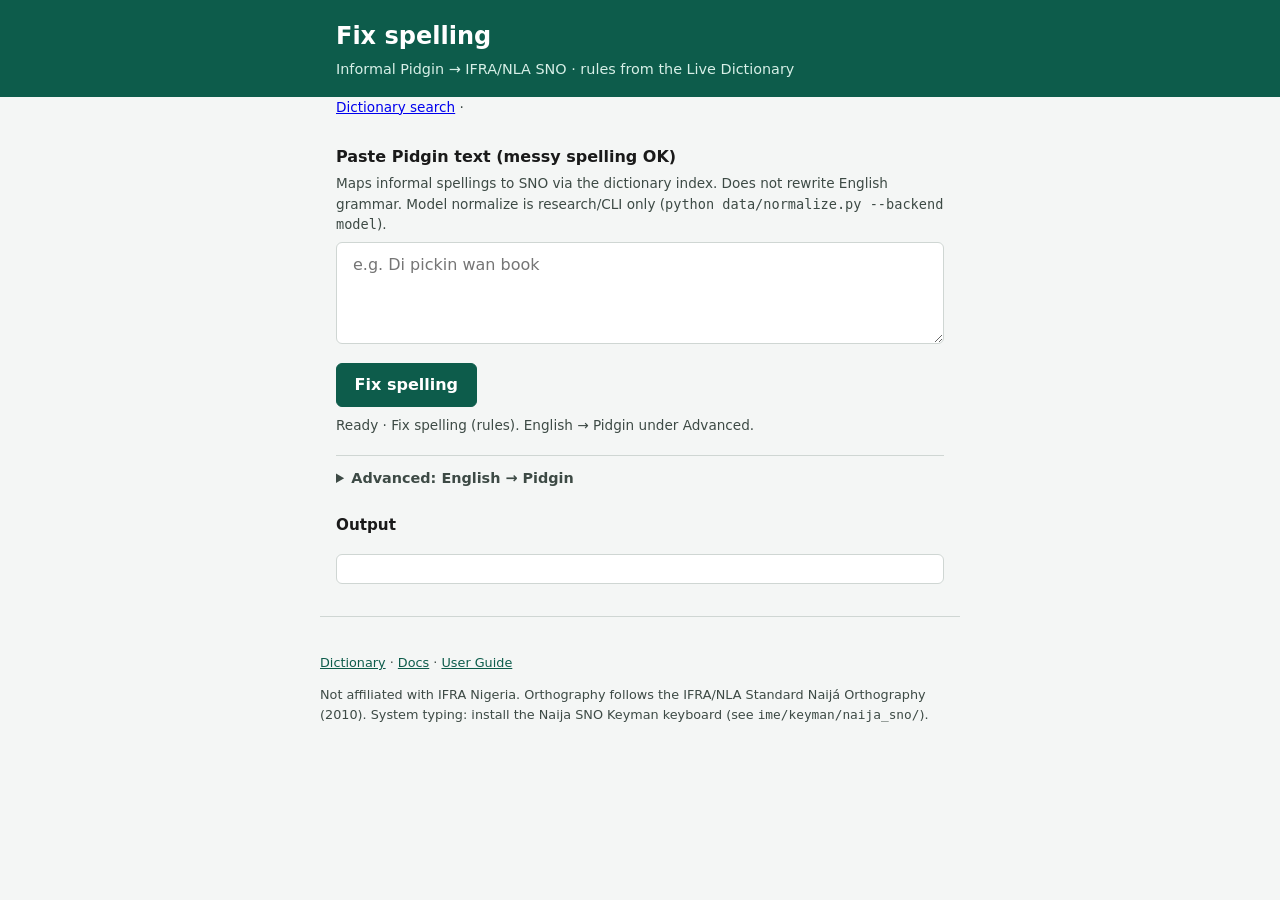
<file: index.html>
<!DOCTYPE html>
<html lang="en">
<head>
  <meta charset="utf-8">
  <meta http-equiv="refresh" content="0; url=web/normalize.html">
  <title>Naijá Live Dictionary</title>
  <link rel="canonical" href="web/normalize.html">
</head>
<body>
  <p>Redirecting to <a href="web/normalize.html">Fix spelling</a>…</p>
</body>
</html>
</file>
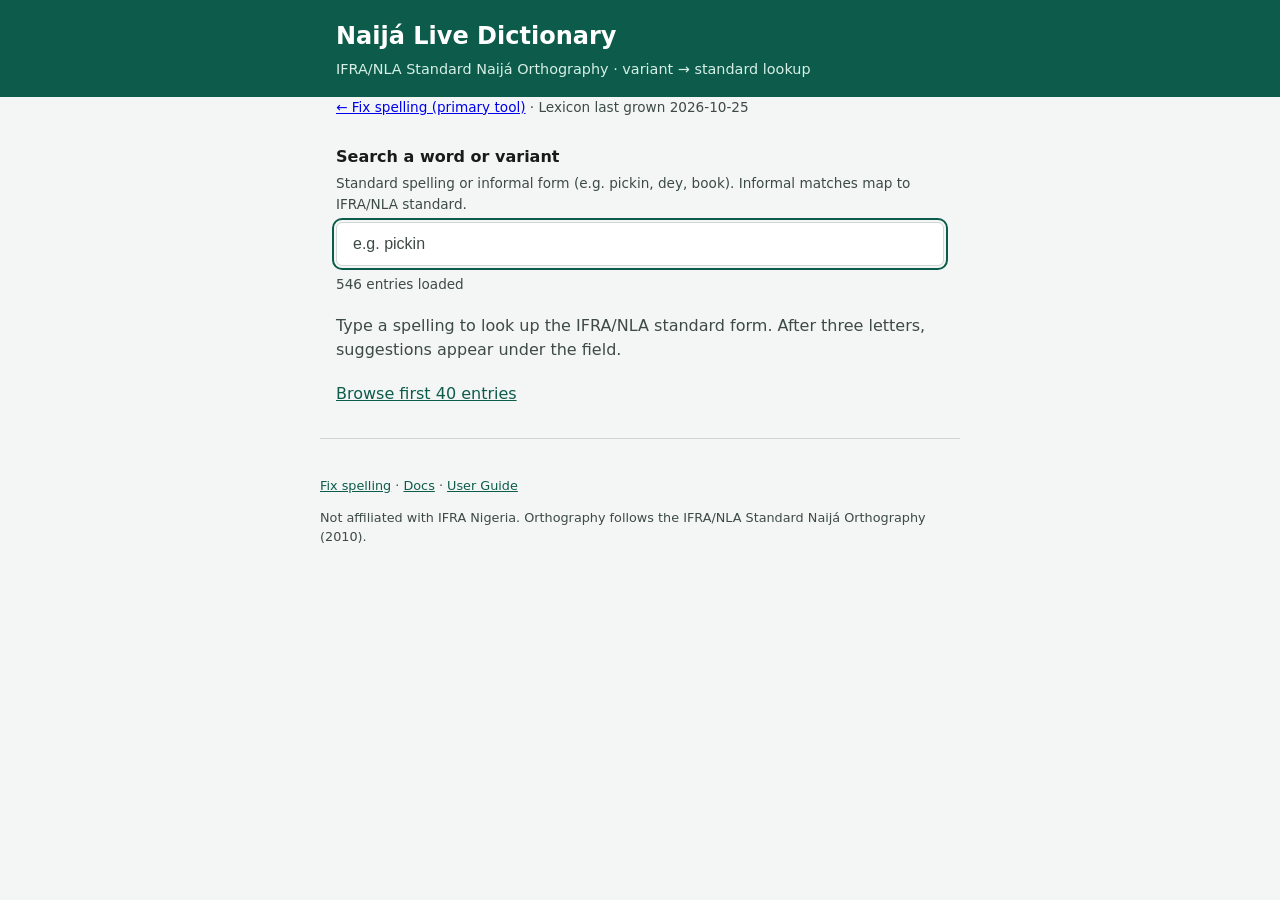
<file: web/index.html>
<!DOCTYPE html>
<html lang="en">
<head>
  <meta charset="utf-8">
  <meta name="viewport" content="width=device-width, initial-scale=1">
  <title>Naijá Live Dictionary — IFRA SNO</title>
  <link rel="stylesheet" href="style.css">
</head>
<body>
  <header class="header">
    <div class="wrap">
      <h1>Naijá Live Dictionary</h1>
      <p class="tagline">IFRA/NLA Standard Naijá Orthography · variant → standard lookup</p>
    </div>
  </header>

  <main class="wrap">
    <p class="field-hint">
      <a href="normalize.html">← Fix spelling (primary tool)</a>
      · <span id="last-grown"></span>
    </p>
    <section class="search-panel" aria-label="Search dictionary">
      <label for="q">Search a word or variant</label>
      <p id="q-hint" class="field-hint">Standard spelling or informal form (e.g. pickin, dey, book). Informal matches map to IFRA/NLA standard.</p>
      <input
        id="q"
        type="search"
        placeholder="e.g. pickin"
        autocomplete="off"
        autocorrect="off"
        spellcheck="false"
        aria-describedby="q-hint"
        aria-autocomplete="list"
        aria-controls="suggest"
        aria-expanded="false"
        autofocus
      >
      <ul id="suggest" class="suggest hidden" role="listbox" aria-label="Spelling suggestions"></ul>
      <p id="status" class="status" aria-live="polite"></p>
    </section>

    <section id="redirect" class="redirect hidden" aria-live="polite"></section>
    <section id="results" class="results" aria-label="Search results"></section>
  </main>

  <footer class="footer wrap">
    <p><a href="normalize.html">Fix spelling</a> · <a href="docs/">Docs</a> · <a href="docs/user/">User Guide</a></p>
    <p class="footer-note">Not affiliated with IFRA Nigeria. Orthography follows the IFRA/NLA Standard Naijá Orthography (2010).</p>
  </footer>

  <script src="app.js"></script>
</body>
</html>
</file>
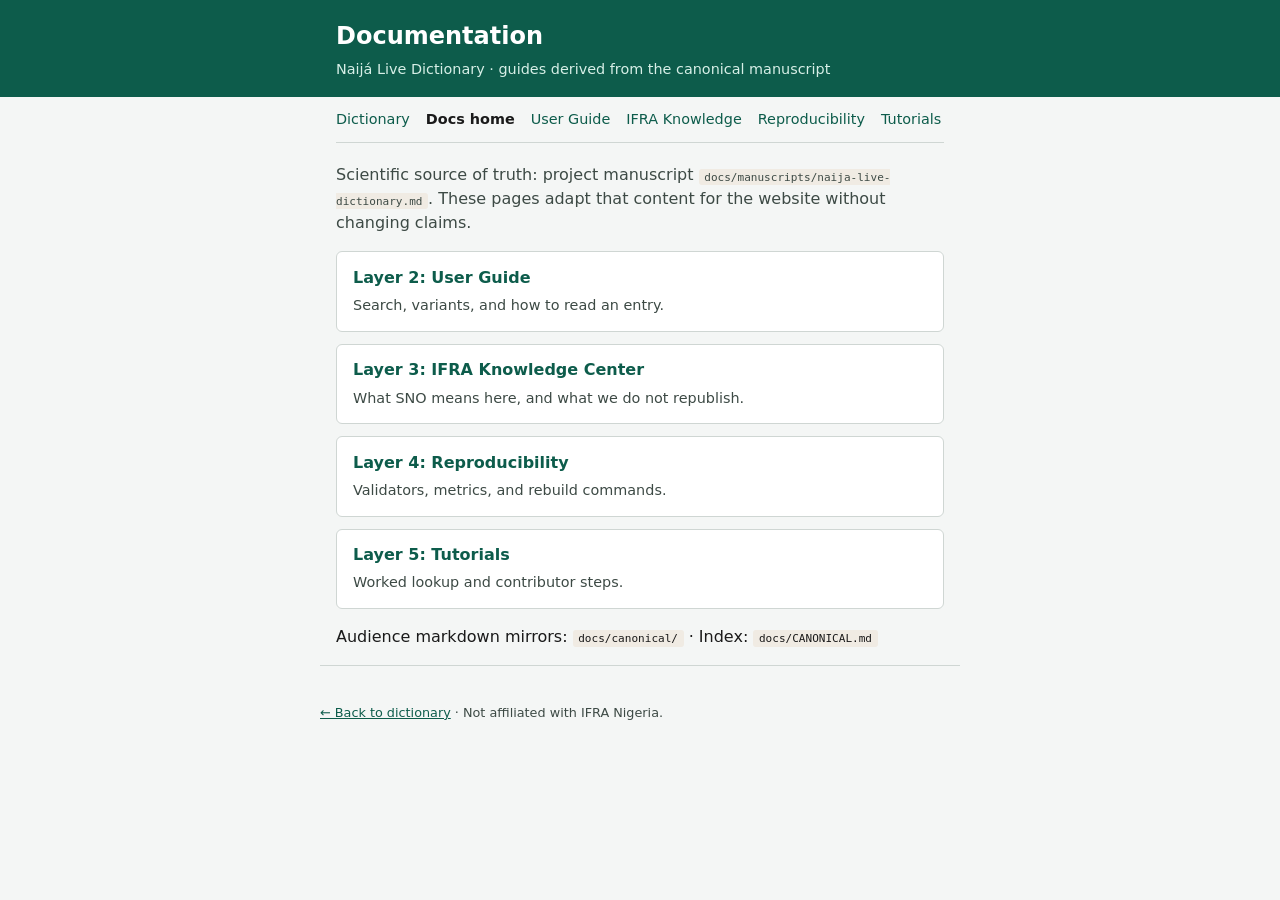
<file: web/docs/index.html>
<!DOCTYPE html>
<html lang="en">
<head>
  <meta charset="utf-8">
  <meta name="viewport" content="width=device-width, initial-scale=1">
  <title>Documentation: Naijá Live Dictionary</title>
  <link rel="stylesheet" href="../style.css">
  <link rel="stylesheet" href="docs.css">
</head>
<body>
  <header class="header">
    <div class="wrap">
      <h1>Documentation</h1>
      <p class="tagline">Naijá Live Dictionary · guides derived from the canonical manuscript</p>
    </div>
  </header>
  <main class="wrap docs-body">
    <nav class="docs-nav" aria-label="Documentation">
      <a href="../">Dictionary</a>
      <a href="./" aria-current="page">Docs home</a>
      <a href="user/">User Guide</a>
      <a href="ifra/">IFRA Knowledge</a>
      <a href="repro/">Reproducibility</a>
      <a href="tutorials/">Tutorials</a>
    </nav>
    <p class="lede">Scientific source of truth: project manuscript <code>docs/manuscripts/naija-live-dictionary.md</code>. These pages adapt that content for the website without changing claims.</p>
    <ul class="docs-card-list">
      <li><a href="user/"><strong>Layer 2: User Guide</strong><span>Search, variants, and how to read an entry.</span></a></li>
      <li><a href="ifra/"><strong>Layer 3: IFRA Knowledge Center</strong><span>What SNO means here, and what we do not republish.</span></a></li>
      <li><a href="repro/"><strong>Layer 4: Reproducibility</strong><span>Validators, metrics, and rebuild commands.</span></a></li>
      <li><a href="tutorials/"><strong>Layer 5: Tutorials</strong><span>Worked lookup and contributor steps.</span></a></li>
    </ul>
    <p>Audience markdown mirrors: <code>docs/canonical/</code> · Index: <code>docs/CANONICAL.md</code></p>
  </main>
  <footer class="footer wrap">
    <p><a href="../">← Back to dictionary</a> · Not affiliated with IFRA Nigeria.</p>
  </footer>
</body>
</html>
</file>
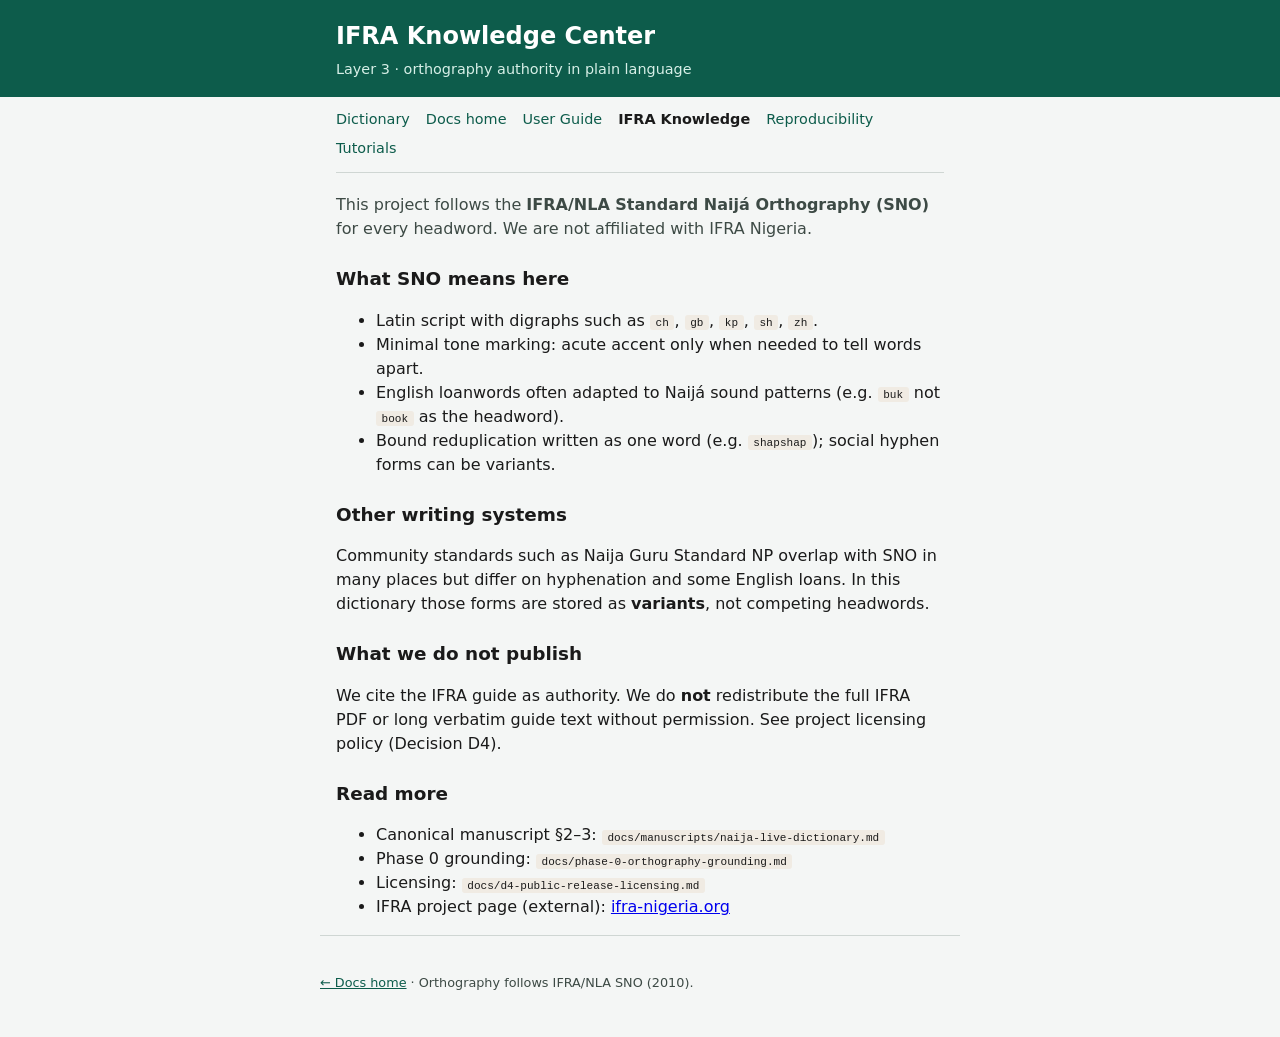
<file: web/docs/ifra/index.html>
<!DOCTYPE html>
<html lang="en">
<head>
  <meta charset="utf-8">
  <meta name="viewport" content="width=device-width, initial-scale=1">
  <title>IFRA Knowledge Center: Naijá Live Dictionary</title>
  <link rel="stylesheet" href="../../style.css">
  <link rel="stylesheet" href="../docs.css">
</head>
<body>
  <header class="header">
    <div class="wrap">
      <h1>IFRA Knowledge Center</h1>
      <p class="tagline">Layer 3 · orthography authority in plain language</p>
    </div>
  </header>
  <main class="wrap docs-body">
    <nav class="docs-nav" aria-label="Documentation">
      <a href="../../">Dictionary</a>
      <a href="../">Docs home</a>
      <a href="../user/">User Guide</a>
      <a href="./" aria-current="page">IFRA Knowledge</a>
      <a href="../repro/">Reproducibility</a>
      <a href="../tutorials/">Tutorials</a>
    </nav>

    <p class="lede">This project follows the <strong>IFRA/NLA Standard Naijá Orthography (SNO)</strong> for every headword. We are not affiliated with IFRA Nigeria.</p>

    <h2>What SNO means here</h2>
    <ul>
      <li>Latin script with digraphs such as <code>ch</code>, <code>gb</code>, <code>kp</code>, <code>sh</code>, <code>zh</code>.</li>
      <li>Minimal tone marking: acute accent only when needed to tell words apart.</li>
      <li>English loanwords often adapted to Naijá sound patterns (e.g. <code>buk</code> not <code>book</code> as the headword).</li>
      <li>Bound reduplication written as one word (e.g. <code>shapshap</code>); social hyphen forms can be variants.</li>
    </ul>

    <h2>Other writing systems</h2>
    <p>Community standards such as Naija Guru Standard NP overlap with SNO in many places but differ on hyphenation and some English loans. In this dictionary those forms are stored as <strong>variants</strong>, not competing headwords.</p>

    <h2>What we do not publish</h2>
    <p>We cite the IFRA guide as authority. We do <strong>not</strong> redistribute the full IFRA PDF or long verbatim guide text without permission. See project licensing policy (Decision D4).</p>

    <h2>Read more</h2>
    <ul>
      <li>Canonical manuscript §2–3: <code>docs/manuscripts/naija-live-dictionary.md</code></li>
      <li>Phase 0 grounding: <code>docs/phase-0-orthography-grounding.md</code></li>
      <li>Licensing: <code>docs/d4-public-release-licensing.md</code></li>
      <li>IFRA project page (external): <a href="https://ifra-nigeria.org/research/former-projects/89-guide-to-standard-naija-orthography-an-nla-harmonized-writing-system-for-common-naija-publications" rel="noopener">ifra-nigeria.org</a></li>
    </ul>
  </main>
  <footer class="footer wrap">
    <p><a href="../">← Docs home</a> · Orthography follows IFRA/NLA SNO (2010).</p>
  </footer>
</body>
</html>
</file>
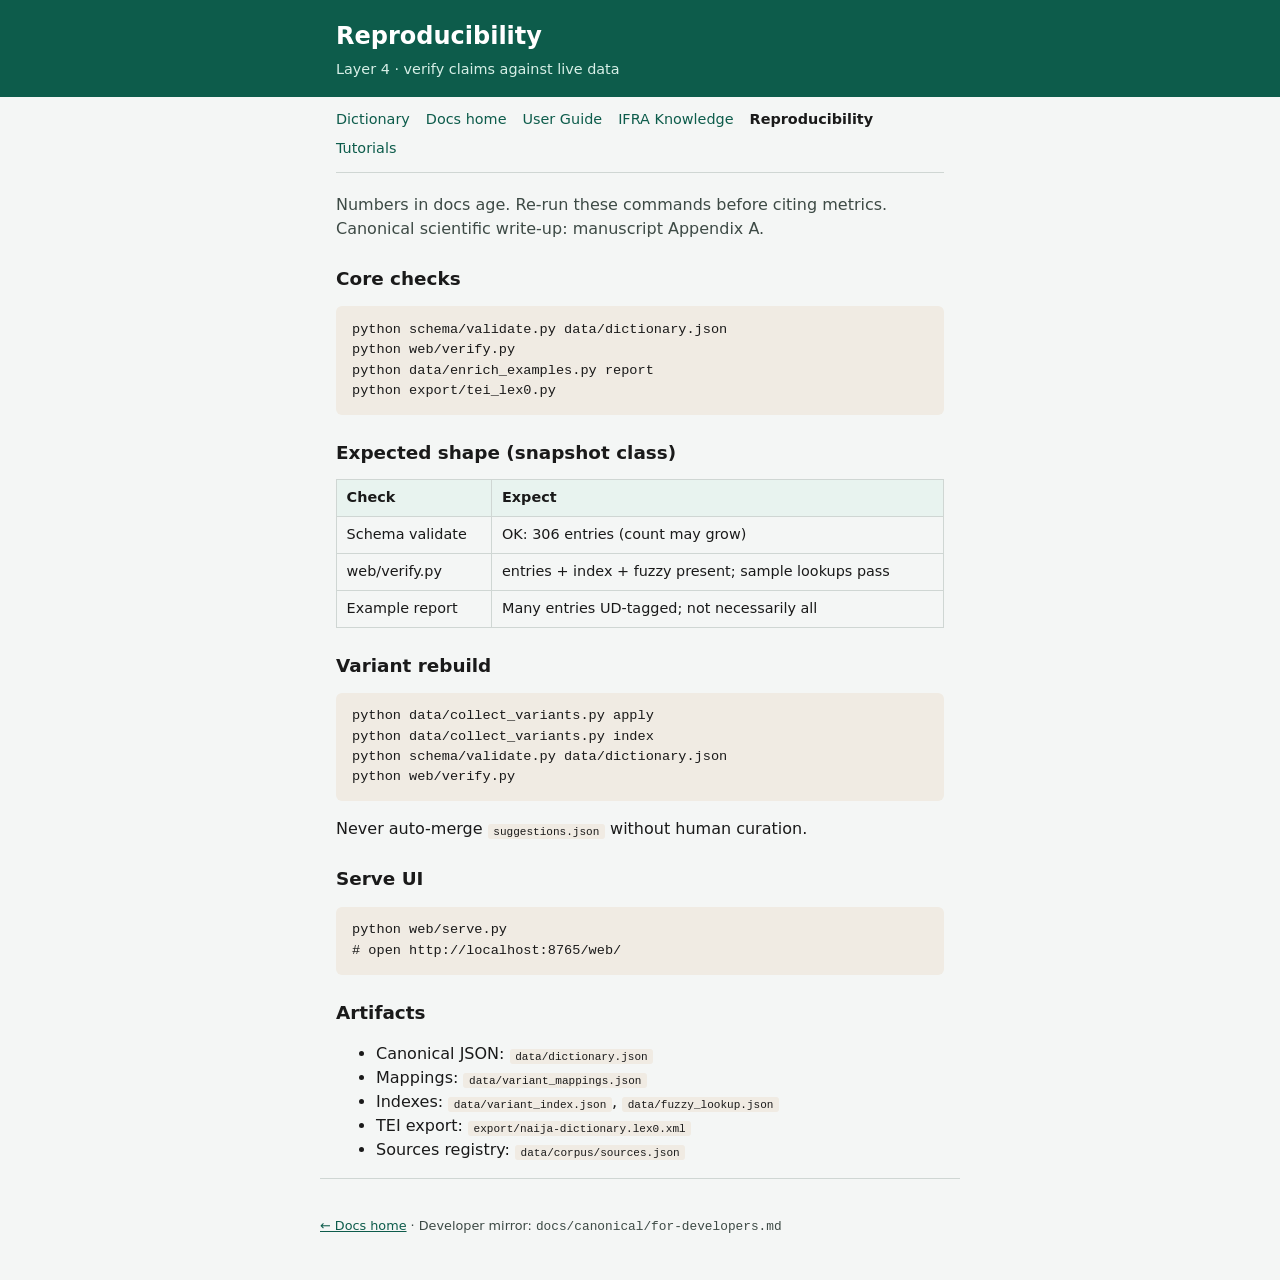
<file: web/docs/repro/index.html>
<!DOCTYPE html>
<html lang="en">
<head>
  <meta charset="utf-8">
  <meta name="viewport" content="width=device-width, initial-scale=1">
  <title>Reproducibility: Naijá Live Dictionary</title>
  <link rel="stylesheet" href="../../style.css">
  <link rel="stylesheet" href="../docs.css">
</head>
<body>
  <header class="header">
    <div class="wrap">
      <h1>Reproducibility</h1>
      <p class="tagline">Layer 4 · verify claims against live data</p>
    </div>
  </header>
  <main class="wrap docs-body">
    <nav class="docs-nav" aria-label="Documentation">
      <a href="../../">Dictionary</a>
      <a href="../">Docs home</a>
      <a href="../user/">User Guide</a>
      <a href="../ifra/">IFRA Knowledge</a>
      <a href="./" aria-current="page">Reproducibility</a>
      <a href="../tutorials/">Tutorials</a>
    </nav>

    <p class="lede">Numbers in docs age. Re-run these commands before citing metrics. Canonical scientific write-up: manuscript Appendix A.</p>

    <h2>Core checks</h2>
<pre>python schema/validate.py data/dictionary.json
python web/verify.py
python data/enrich_examples.py report
python export/tei_lex0.py</pre>

    <h2>Expected shape (snapshot class)</h2>
    <table>
      <thead><tr><th>Check</th><th>Expect</th></tr></thead>
      <tbody>
        <tr><td>Schema validate</td><td>OK: 306 entries (count may grow)</td></tr>
        <tr><td>web/verify.py</td><td>entries + index + fuzzy present; sample lookups pass</td></tr>
        <tr><td>Example report</td><td>Many entries UD-tagged; not necessarily all</td></tr>
      </tbody>
    </table>

    <h2>Variant rebuild</h2>
<pre>python data/collect_variants.py apply
python data/collect_variants.py index
python schema/validate.py data/dictionary.json
python web/verify.py</pre>
    <p>Never auto-merge <code>suggestions.json</code> without human curation.</p>

    <h2>Serve UI</h2>
<pre>python web/serve.py
# open http://localhost:8765/web/</pre>

    <h2>Artifacts</h2>
    <ul>
      <li>Canonical JSON: <code>data/dictionary.json</code></li>
      <li>Mappings: <code>data/variant_mappings.json</code></li>
      <li>Indexes: <code>data/variant_index.json</code>, <code>data/fuzzy_lookup.json</code></li>
      <li>TEI export: <code>export/naija-dictionary.lex0.xml</code></li>
      <li>Sources registry: <code>data/corpus/sources.json</code></li>
    </ul>
  </main>
  <footer class="footer wrap">
    <p><a href="../">← Docs home</a> · Developer mirror: <code>docs/canonical/for-developers.md</code></p>
  </footer>
</body>
</html>
</file>
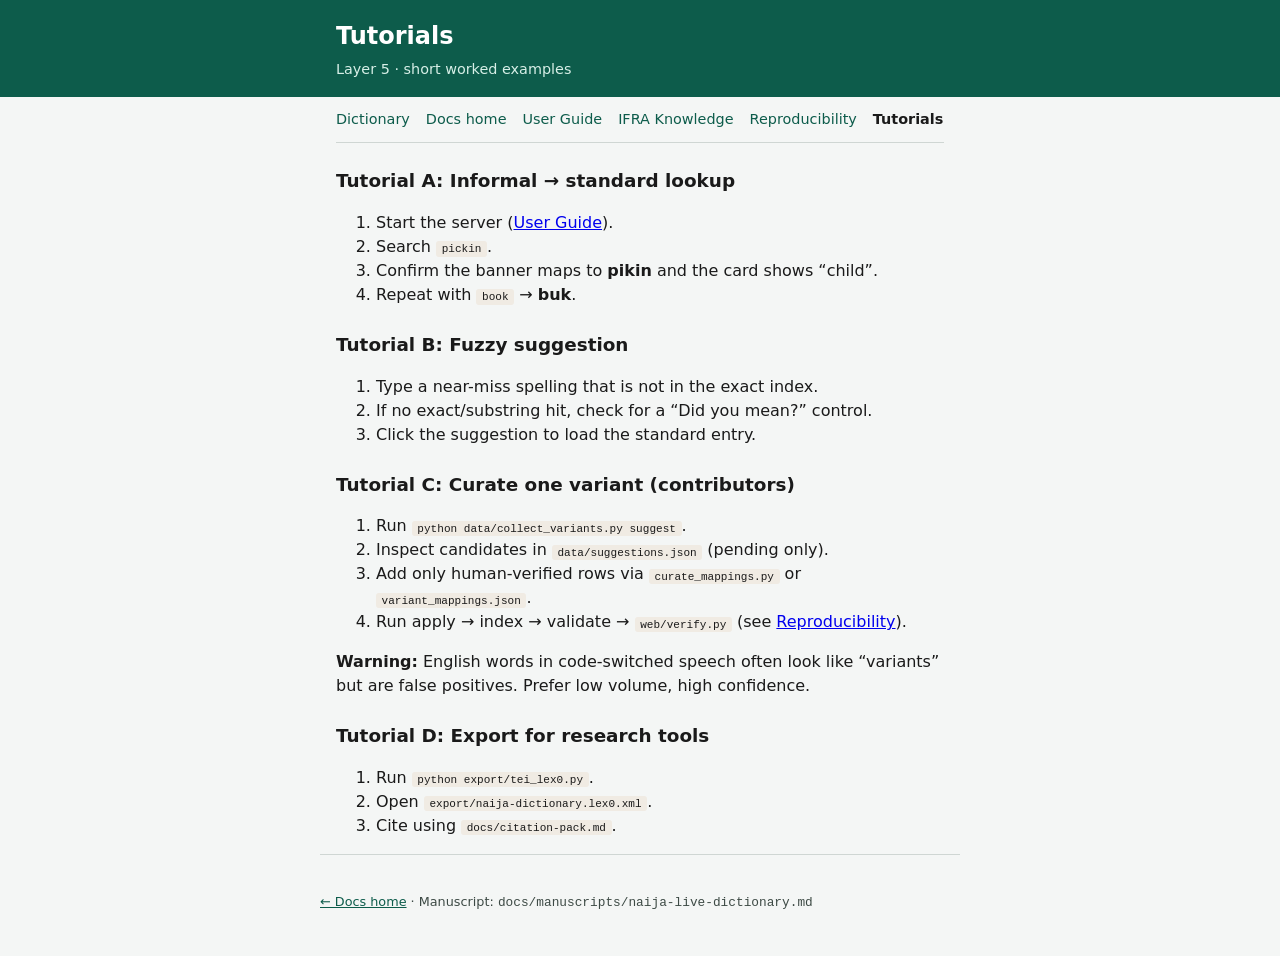
<file: web/docs/tutorials/index.html>
<!DOCTYPE html>
<html lang="en">
<head>
  <meta charset="utf-8">
  <meta name="viewport" content="width=device-width, initial-scale=1">
  <title>Tutorials: Naijá Live Dictionary</title>
  <link rel="stylesheet" href="../../style.css">
  <link rel="stylesheet" href="../docs.css">
</head>
<body>
  <header class="header">
    <div class="wrap">
      <h1>Tutorials</h1>
      <p class="tagline">Layer 5 · short worked examples</p>
    </div>
  </header>
  <main class="wrap docs-body">
    <nav class="docs-nav" aria-label="Documentation">
      <a href="../../">Dictionary</a>
      <a href="../">Docs home</a>
      <a href="../user/">User Guide</a>
      <a href="../ifra/">IFRA Knowledge</a>
      <a href="../repro/">Reproducibility</a>
      <a href="./" aria-current="page">Tutorials</a>
    </nav>

    <h2>Tutorial A: Informal → standard lookup</h2>
    <ol>
      <li>Start the server (<a href="../user/">User Guide</a>).</li>
      <li>Search <code>pickin</code>.</li>
      <li>Confirm the banner maps to <strong>pikin</strong> and the card shows “child”.</li>
      <li>Repeat with <code>book</code> → <strong>buk</strong>.</li>
    </ol>

    <h2>Tutorial B: Fuzzy suggestion</h2>
    <ol>
      <li>Type a near-miss spelling that is not in the exact index.</li>
      <li>If no exact/substring hit, check for a “Did you mean?” control.</li>
      <li>Click the suggestion to load the standard entry.</li>
    </ol>

    <h2>Tutorial C: Curate one variant (contributors)</h2>
    <ol>
      <li>Run <code>python data/collect_variants.py suggest</code>.</li>
      <li>Inspect candidates in <code>data/suggestions.json</code> (pending only).</li>
      <li>Add only human-verified rows via <code>curate_mappings.py</code> or <code>variant_mappings.json</code>.</li>
      <li>Run apply → index → validate → <code>web/verify.py</code> (see <a href="../repro/">Reproducibility</a>).</li>
    </ol>
    <p><strong>Warning:</strong> English words in code-switched speech often look like “variants” but are false positives. Prefer low volume, high confidence.</p>

    <h2>Tutorial D: Export for research tools</h2>
    <ol>
      <li>Run <code>python export/tei_lex0.py</code>.</li>
      <li>Open <code>export/naija-dictionary.lex0.xml</code>.</li>
      <li>Cite using <code>docs/citation-pack.md</code>.</li>
    </ol>
  </main>
  <footer class="footer wrap">
    <p><a href="../">← Docs home</a> · Manuscript: <code>docs/manuscripts/naija-live-dictionary.md</code></p>
  </footer>
</body>
</html>
</file>
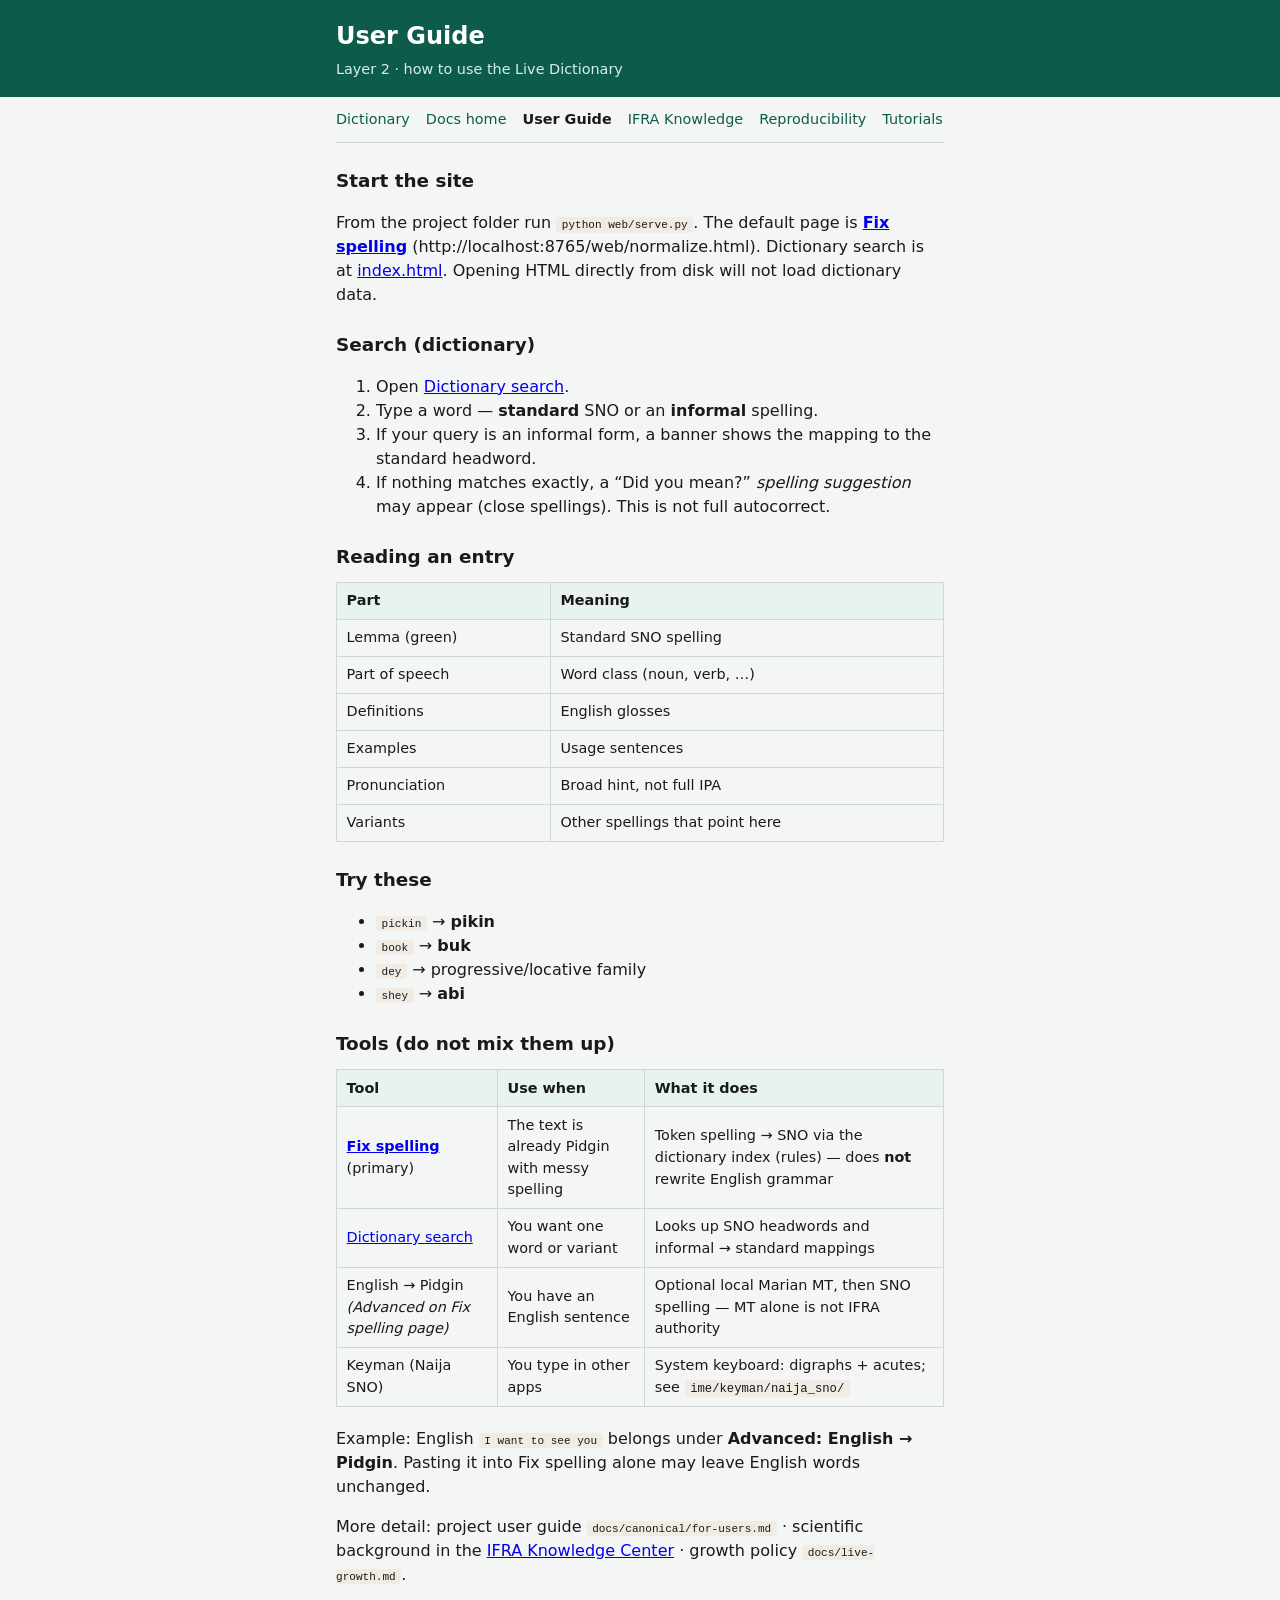
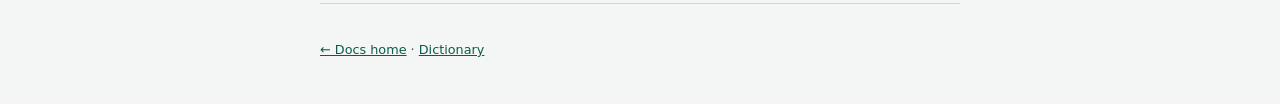
<file: web/docs/user/index.html>
<!DOCTYPE html>
<html lang="en">
<head>
  <meta charset="utf-8">
  <meta name="viewport" content="width=device-width, initial-scale=1">
  <title>User Guide: Naijá Live Dictionary</title>
  <link rel="stylesheet" href="../../style.css">
  <link rel="stylesheet" href="../docs.css">
</head>
<body>
  <header class="header">
    <div class="wrap">
      <h1>User Guide</h1>
      <p class="tagline">Layer 2 · how to use the Live Dictionary</p>
    </div>
  </header>
  <main class="wrap docs-body">
    <nav class="docs-nav" aria-label="Documentation">
      <a href="../../">Dictionary</a>
      <a href="../">Docs home</a>
      <a href="./" aria-current="page">User Guide</a>
      <a href="../ifra/">IFRA Knowledge</a>
      <a href="../repro/">Reproducibility</a>
      <a href="../tutorials/">Tutorials</a>
    </nav>

    <h2>Start the site</h2>
    <p>From the project folder run <code>python web/serve.py</code>. The default page is <a href="../../normalize.html"><strong>Fix spelling</strong></a> (http://localhost:8765/web/normalize.html). Dictionary search is at <a href="../../index.html">index.html</a>. Opening HTML directly from disk will not load dictionary data.</p>

    <h2>Search (dictionary)</h2>
    <ol>
      <li>Open <a href="../../index.html">Dictionary search</a>.</li>
      <li>Type a word — <strong>standard</strong> SNO or an <strong>informal</strong> spelling.</li>
      <li>If your query is an informal form, a banner shows the mapping to the standard headword.</li>
      <li>If nothing matches exactly, a “Did you mean?” <em>spelling suggestion</em> may appear (close spellings). This is not full autocorrect.</li>
    </ol>

    <h2>Reading an entry</h2>
    <table>
      <thead><tr><th>Part</th><th>Meaning</th></tr></thead>
      <tbody>
        <tr><td>Lemma (green)</td><td>Standard SNO spelling</td></tr>
        <tr><td>Part of speech</td><td>Word class (noun, verb, …)</td></tr>
        <tr><td>Definitions</td><td>English glosses</td></tr>
        <tr><td>Examples</td><td>Usage sentences</td></tr>
        <tr><td>Pronunciation</td><td>Broad hint, not full IPA</td></tr>
        <tr><td>Variants</td><td>Other spellings that point here</td></tr>
      </tbody>
    </table>

    <h2>Try these</h2>
    <ul>
      <li><code>pickin</code> → <strong>pikin</strong></li>
      <li><code>book</code> → <strong>buk</strong></li>
      <li><code>dey</code> → progressive/locative family</li>
      <li><code>shey</code> → <strong>abi</strong></li>
    </ul>

    <h2>Tools (do not mix them up)</h2>
    <table>
      <thead><tr><th>Tool</th><th>Use when</th><th>What it does</th></tr></thead>
      <tbody>
        <tr>
          <td><a href="../../normalize.html"><strong>Fix spelling</strong></a> (primary)</td>
          <td>The text is already Pidgin with messy spelling</td>
          <td>Token spelling → SNO via the dictionary index (rules) — does <strong>not</strong> rewrite English grammar</td>
        </tr>
        <tr>
          <td><a href="../../index.html">Dictionary search</a></td>
          <td>You want one word or variant</td>
          <td>Looks up SNO headwords and informal → standard mappings</td>
        </tr>
        <tr>
          <td>English → Pidgin <em>(Advanced on Fix spelling page)</em></td>
          <td>You have an English sentence</td>
          <td>Optional local Marian MT, then SNO spelling — MT alone is not IFRA authority</td>
        </tr>
        <tr>
          <td>Keyman (Naija SNO)</td>
          <td>You type in other apps</td>
          <td>System keyboard: digraphs + acutes; see <code>ime/keyman/naija_sno/</code></td>
        </tr>
      </tbody>
    </table>
    <p>Example: English <code>I want to see you</code> belongs under <strong>Advanced: English → Pidgin</strong>. Pasting it into Fix spelling alone may leave English words unchanged.</p>

    <p>More detail: project user guide <code>docs/canonical/for-users.md</code> · scientific background in the <a href="../ifra/">IFRA Knowledge Center</a> · growth policy <code>docs/live-growth.md</code>.</p>
  </main>
  <footer class="footer wrap">
    <p><a href="../">← Docs home</a> · <a href="../../">Dictionary</a></p>
  </footer>
</body>
</html>
</file>
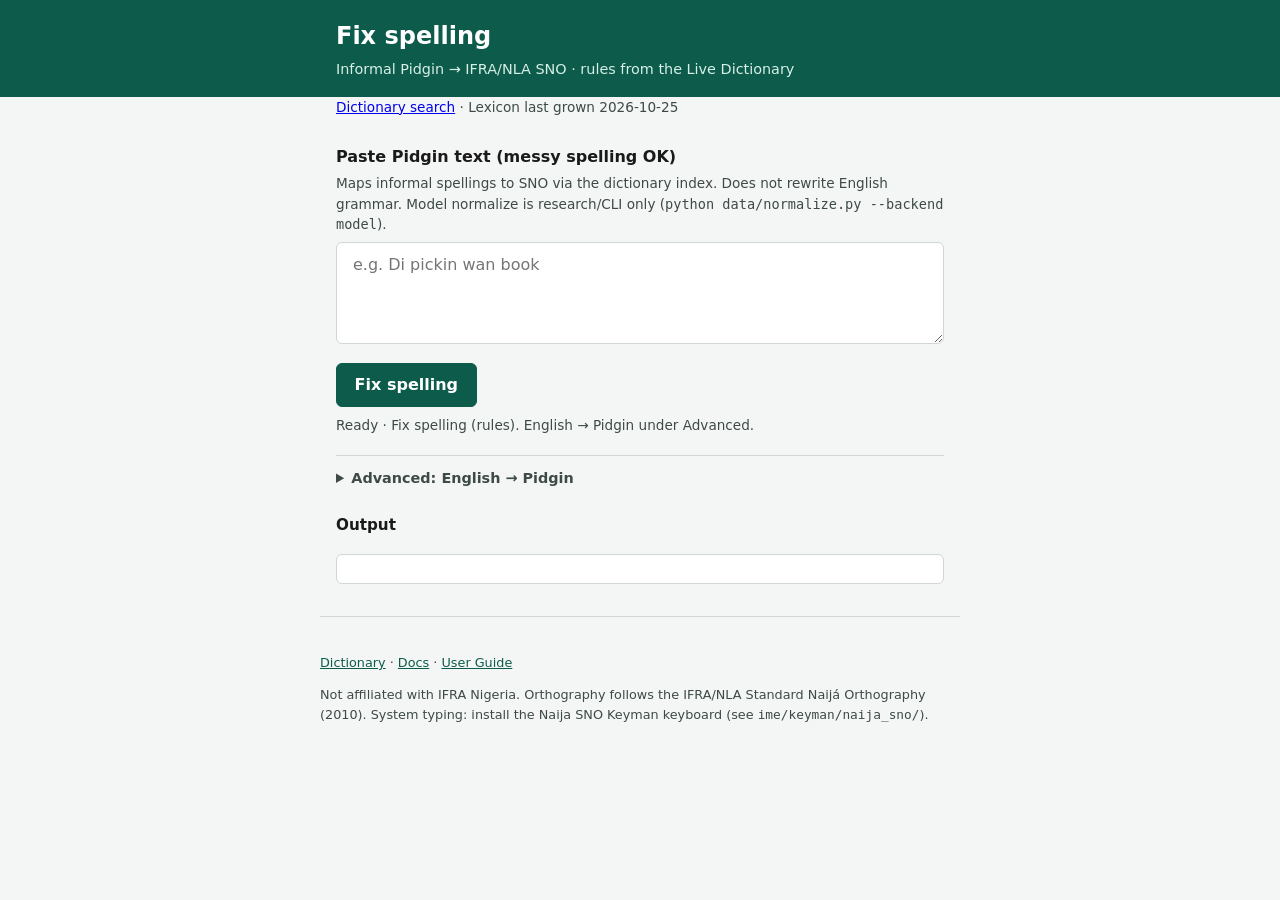
<file: web/normalize.html>
<!DOCTYPE html>
<html lang="en">
<head>
  <meta charset="utf-8">
  <meta name="viewport" content="width=device-width, initial-scale=1">
  <title>Fix spelling — Naijá Live Dictionary</title>
  <link rel="stylesheet" href="style.css">
</head>
<body>
  <header class="header">
    <div class="wrap">
      <h1>Fix spelling</h1>
      <p class="tagline">Informal Pidgin → IFRA/NLA SNO · rules from the Live Dictionary</p>
    </div>
  </header>

  <main class="wrap">
    <p class="field-hint">
      <a href="./index.html">Dictionary search</a>
      · <span id="last-grown"></span>
    </p>

    <section class="search-panel" aria-label="Fix spelling to SNO">
      <label for="in">Paste Pidgin text (messy spelling OK)</label>
      <p id="in-hint" class="field-hint">
        Maps informal spellings to SNO via the dictionary index. Does not rewrite English grammar.
        Model normalize is research/CLI only (<code>python data/normalize.py --backend model</code>).
      </p>
      <textarea
        id="in"
        rows="4"
        placeholder="e.g. Di pickin wan book"
        autocomplete="off"
        spellcheck="false"
        aria-describedby="in-hint"
      ></textarea>
      <p class="normalize-actions">
        <button type="button" id="run" class="btn">Fix spelling</button>
      </p>
      <p id="status" class="status" aria-live="polite"></p>

      <details class="spell-fix">
        <summary>Advanced: English → Pidgin</summary>
        <p class="field-hint">
          Optional local Marian MT, then rules SNO. MT alone is not IFRA authority.
          Use when the input is English; for already-Pidgin text, use Fix spelling above.
        </p>
        <p class="normalize-actions">
          <button type="button" id="translate" class="btn btn-secondary">English → Pidgin</button>
        </p>
      </details>
    </section>

    <section id="out-panel" class="results" aria-label="Converted output">
      <h2 class="normalize-out-label">Output</h2>
      <p id="out" class="normalize-out"></p>
      <ul id="token-list" class="normalize-tokens" hidden></ul>
    </section>
  </main>

  <footer class="footer wrap">
    <p><a href="./index.html">Dictionary</a> · <a href="docs/">Docs</a> · <a href="docs/user/">User Guide</a></p>
    <p class="footer-note">Not affiliated with IFRA Nigeria. Orthography follows the IFRA/NLA Standard Naijá Orthography (2010). System typing: install the Naija SNO Keyman keyboard (see <code>ime/keyman/naija_sno/</code>).</p>
  </footer>

  <script src="normalize.js"></script>
</body>
</html>
</file>
<file: web/style.css>
:root {
  --bg: #f4f6f5;
  --surface: #fff;
  --text: #1a1a1a;
  --muted: #3d4a45;
  --accent: #0d5c4b;
  --accent-light: #e8f3ef;
  --border: #cfd6d3;
  --redirect: #7a4f01;
  --redirect-bg: #fff8eb;
  --radius: 6px;
  --font: system-ui, -apple-system, "Segoe UI", sans-serif;
}

* { box-sizing: border-box; }

body {
  margin: 0;
  font-family: var(--font);
  background: var(--bg);
  color: var(--text);
  line-height: 1.5;
}

.wrap { max-width: 40rem; margin: 0 auto; padding: 0 1rem; }

.header {
  background: var(--accent);
  color: #fff;
  padding: 1.15rem 0 1rem;
}

.header h1 {
  margin: 0;
  font-size: 1.35rem;
  font-weight: 600;
  text-wrap: balance;
}

.tagline {
  margin: 0.3rem 0 0;
  font-size: 0.9rem;
  color: #d7efe7;
}

.search-panel { padding: 1.25rem 0 0.5rem; }

.search-panel label {
  display: block;
  font-weight: 600;
  margin-bottom: 0.25rem;
}

.field-hint {
  margin: 0 0 0.5rem;
  font-size: 0.85rem;
  color: var(--muted);
}

#q {
  width: 100%;
  padding: 0.75rem 1rem;
  font-size: 1rem;
  border: 1px solid var(--border);
  border-radius: var(--radius);
  background: var(--surface);
  color: var(--text);
}

#q::placeholder {
  color: var(--muted);
  opacity: 1;
}

#q:focus { outline: none; }

#q:focus-visible {
  outline: 2px solid var(--accent);
  outline-offset: 2px;
}

.suggest {
  list-style: none;
  margin: 0.35rem 0 0;
  padding: 0;
  border: 1px solid var(--border);
  border-radius: var(--radius);
  background: var(--surface);
}

.suggest [role="option"] {
  display: block;
  width: 100%;
  text-align: left;
  padding: 0.55rem 0.85rem;
  border: 0;
  background: none;
  font: inherit;
  color: var(--text);
  cursor: pointer;
  border-bottom: 1px solid var(--border);
}

.suggest [role="option"]:last-child { border-bottom: 0; }

.suggest [role="option"]:hover,
.suggest [role="option"][aria-selected="true"] {
  background: var(--accent-light);
}

.suggest [role="option"]:focus-visible {
  outline: 2px solid var(--accent);
  outline-offset: -2px;
}

.status { font-size: 0.85rem; color: var(--muted); min-height: 1.25rem; margin: 0.5rem 0 0; }

.redirect {
  background: var(--redirect-bg);
  border: 1px solid #e6c88a;
  border-radius: var(--radius);
  padding: 0.75rem 1rem;
  margin-bottom: 1rem;
  color: var(--redirect);
  font-size: 0.95rem;
}

.redirect strong { color: var(--text); }

.redirect .linkish,
.text-btn {
  background: none;
  border: none;
  padding: 0;
  font: inherit;
  color: var(--accent);
  cursor: pointer;
  text-decoration: underline;
}

.redirect .linkish:hover,
.text-btn:hover { text-decoration-thickness: 2px; }

.redirect .linkish:focus-visible,
.text-btn:focus-visible {
  outline: 2px solid var(--accent);
  outline-offset: 2px;
}

.hidden { display: none; }

.idle { margin: 0.75rem 0 0.5rem; color: var(--muted); }
.idle-actions { margin: 0; }

.results { display: flex; flex-direction: column; gap: 0.75rem; padding-bottom: 2rem; }

.card {
  background: var(--surface);
  border: 1px solid var(--border);
  border-radius: var(--radius);
  padding: 1rem 1.1rem;
}

.card-head {
  display: flex;
  flex-wrap: wrap;
  align-items: baseline;
  gap: 0.5rem 0.75rem;
  margin-bottom: 0.35rem;
}

.lemma {
  font-size: 1.35rem;
  font-weight: 600;
  color: var(--accent);
}

.pos {
  font-size: 0.75rem;
  text-transform: uppercase;
  letter-spacing: 0.04em;
  color: var(--muted);
  background: var(--accent-light);
  padding: 0.15rem 0.45rem;
  border-radius: 4px;
}

.defs { margin: 0.35rem 0; }
.defs li { margin: 0.15rem 0; }

.examples {
  margin: 0.5rem 0 0;
  padding-left: 1.1rem;
  font-size: 0.9rem;
  color: var(--muted);
}

.examples .example-secondary {
  margin-top: 0.35rem;
  font-size: 0.85rem;
}

.examples .ex-label {
  font-size: 0.75rem;
  text-transform: uppercase;
  letter-spacing: 0.03em;
  margin-right: 0.25rem;
  color: var(--muted);
}

.variants {
  margin-top: 0.6rem;
  font-size: 0.85rem;
  color: var(--muted);
}

.variants code {
  background: var(--accent-light);
  padding: 0.1rem 0.35rem;
  border-radius: 3px;
  font-size: 0.8rem;
}

.pron {
  margin-top: 0.5rem;
  font-size: 0.85rem;
  color: var(--muted);
}

.pron-hint {
  font-family: ui-monospace, "Cascadia Code", Consolas, monospace;
  color: var(--text);
}

.notes {
  margin-top: 0.5rem;
  font-size: 0.85rem;
  font-style: italic;
  color: var(--muted);
}

.footer {
  padding: 1.5rem 0 2rem;
  font-size: 0.8rem;
  color: var(--muted);
  border-top: 1px solid var(--border);
}

.footer a { color: var(--accent); }

.footer-note {
  margin: 0.35rem 0 0;
  font-size: 0.8rem;
}

.empty a { color: var(--accent); }

.err-detail {
  display: block;
  margin-top: 0.75rem;
  font-size: 0.8rem;
}

/* Normalize page (Part II-1) */
#in {
  width: 100%;
  padding: 0.75rem 1rem;
  font-size: 1rem;
  font-family: inherit;
  border: 1px solid var(--border);
  border-radius: var(--radius);
  background: var(--surface);
  color: var(--text);
  resize: vertical;
  min-height: 6rem;
}

#in:focus { outline: none; }

#in:focus-visible {
  outline: 2px solid var(--accent);
  outline-offset: 2px;
}

.compose-assist {
  margin: 0.65rem 0 0;
}

.compose-keys {
  display: flex;
  flex-wrap: wrap;
  gap: 0.35rem;
  margin: 0.35rem 0 0.25rem;
}

.compose-key {
  font: inherit;
  font-size: 0.9rem;
  font-weight: 600;
  padding: 0.3rem 0.55rem;
  border: 1px solid var(--border);
  border-radius: var(--radius);
  background: var(--surface);
  color: var(--text);
  cursor: pointer;
  min-width: 2.25rem;
}

.compose-key:hover {
  border-color: var(--accent);
}

.compose-key:focus-visible {
  outline: 2px solid var(--accent);
  outline-offset: 2px;
}

.compose-assist .suggest {
  position: relative;
  margin-top: 0.35rem;
}

.normalize-actions {
  margin: 0.75rem 0 0;
  display: flex;
  flex-wrap: wrap;
  gap: 0.5rem 0.75rem;
  align-items: center;
}

.backend-label {
  font-weight: 600;
  font-size: 0.9rem;
}

#backend {
  font: inherit;
  padding: 0.4rem 0.5rem;
  border: 1px solid var(--border);
  border-radius: var(--radius);
  background: var(--surface);
}

.btn {
  font: inherit;
  font-weight: 600;
  padding: 0.55rem 1.1rem;
  border: 1px solid var(--accent);
  border-radius: var(--radius);
  background: var(--accent);
  color: #fff;
  cursor: pointer;
}

.btn:focus-visible {
  outline: 2px solid var(--accent);
  outline-offset: 2px;
}

.btn-secondary {
  background: var(--surface);
  color: var(--accent);
}

.btn:disabled {
  opacity: 0.6;
  cursor: wait;
}

.spell-fix {
  margin: 1.25rem 0 0;
  padding: 0.75rem 0 0;
  border-top: 1px solid var(--border);
  font-size: 0.9rem;
}

.spell-fix summary {
  cursor: pointer;
  font-weight: 600;
  color: var(--muted);
}

.spell-fix[open] summary {
  margin-bottom: 0.5rem;
  color: var(--text);
}

.visually-hidden {
  position: absolute;
  width: 1px;
  height: 1px;
  padding: 0;
  margin: -1px;
  overflow: hidden;
  clip: rect(0, 0, 0, 0);
  white-space: nowrap;
  border: 0;
}

.normalize-tokens .norm-model_edit { color: var(--accent); }
.normalize-tokens .norm-model_nn { color: var(--redirect); }
.normalize-tokens .norm-model_exact { color: var(--accent); }

.normalize-out-label {
  margin: 1rem 0 0.35rem;
  font-size: 0.95rem;
  font-weight: 600;
}

.normalize-out {
  margin: 0;
  padding: 0.85rem 1rem;
  background: var(--surface);
  border: 1px solid var(--border);
  border-radius: var(--radius);
  white-space: pre-wrap;
  word-break: break-word;
}

.normalize-tokens {
  margin: 0.75rem 0 0;
  padding-left: 1.25rem;
  font-size: 0.85rem;
  color: var(--muted);
}

.normalize-tokens .norm-exact { color: var(--accent); }
.normalize-tokens .norm-fuzzy { color: var(--redirect); }
.normalize-tokens .norm-unknown { color: var(--text); }

@media (min-width: 600px) {
  .header h1 { font-size: 1.5rem; }
}
</file>
<file: web/docs/docs.css>
/* Docs layer: extends web/style.css */
.docs-nav {
  display: flex;
  flex-wrap: wrap;
  gap: 0.5rem 1rem;
  padding: 0.75rem 0;
  border-bottom: 1px solid var(--border);
  margin-bottom: 1.25rem;
  font-size: 0.9rem;
}

.docs-nav a {
  color: var(--accent);
  text-decoration: none;
}

.docs-nav a:hover { text-decoration: underline; }
.docs-nav a[aria-current="page"] {
  font-weight: 700;
  color: var(--text);
}

.docs-body h1 { font-size: 1.5rem; margin: 0 0 0.5rem; color: var(--accent); }
.docs-body h2 { font-size: 1.15rem; margin: 1.5rem 0 0.5rem; }
.docs-body p, .docs-body li { color: var(--text); }
.docs-body .lede { color: var(--muted); margin-top: 0; }
.docs-body code {
  background: #f0ebe3;
  padding: 0.1rem 0.35rem;
  border-radius: 3px;
  font-size: 0.85em;
}
.docs-body pre {
  background: #f0ebe3;
  padding: 0.85rem 1rem;
  border-radius: var(--radius);
  overflow-x: auto;
  font-size: 0.85rem;
}
.docs-body table {
  width: 100%;
  border-collapse: collapse;
  font-size: 0.9rem;
  margin: 0.75rem 0 1.25rem;
}
.docs-body th, .docs-body td {
  border: 1px solid var(--border);
  padding: 0.45rem 0.6rem;
  text-align: left;
}
.docs-body th { background: var(--accent-light); }
.docs-card-list {
  list-style: none;
  padding: 0;
  display: flex;
  flex-direction: column;
  gap: 0.75rem;
}
.docs-card-list a {
  display: block;
  padding: 0.85rem 1rem;
  border: 1px solid var(--border);
  border-radius: var(--radius);
  background: var(--surface);
  color: inherit;
  text-decoration: none;
}
.docs-card-list a:hover { border-color: var(--accent); }
.docs-card-list strong { color: var(--accent); display: block; margin-bottom: 0.2rem; }
.docs-card-list span { color: var(--muted); font-size: 0.9rem; }
</file>
